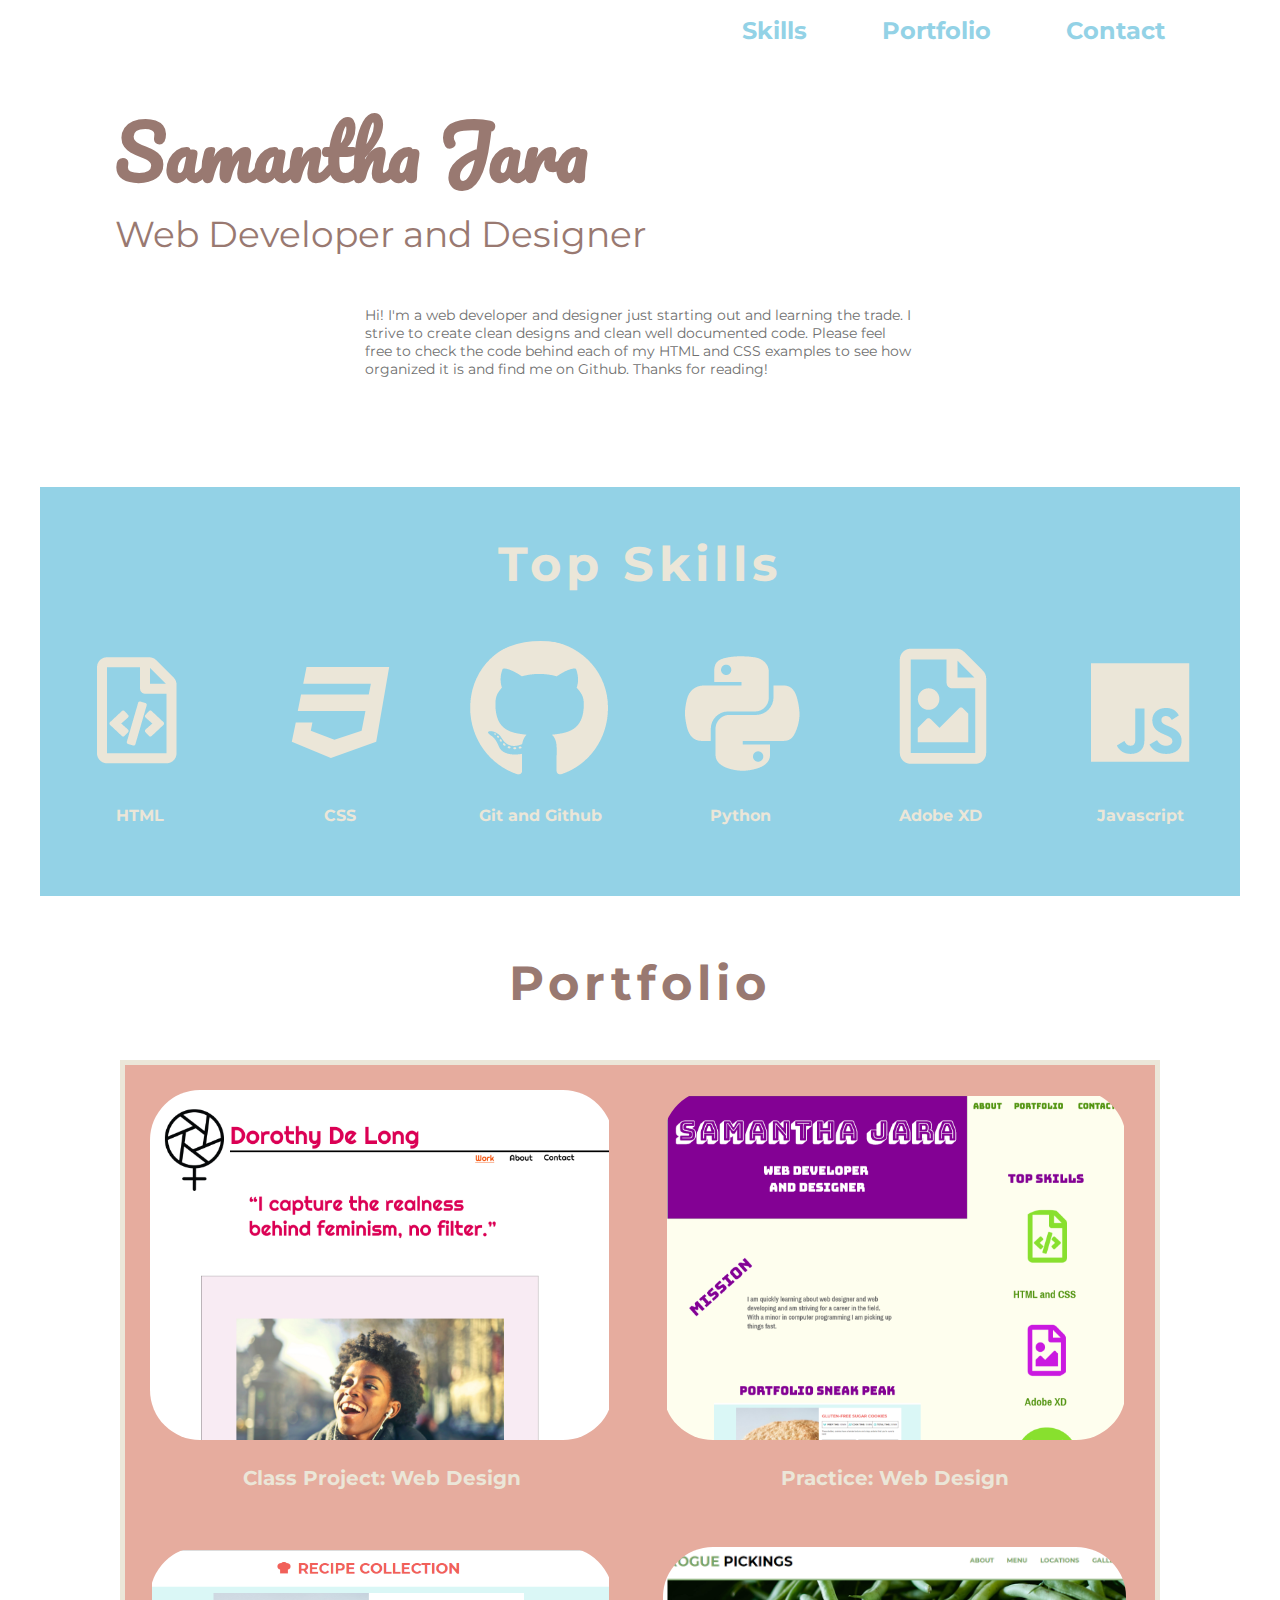
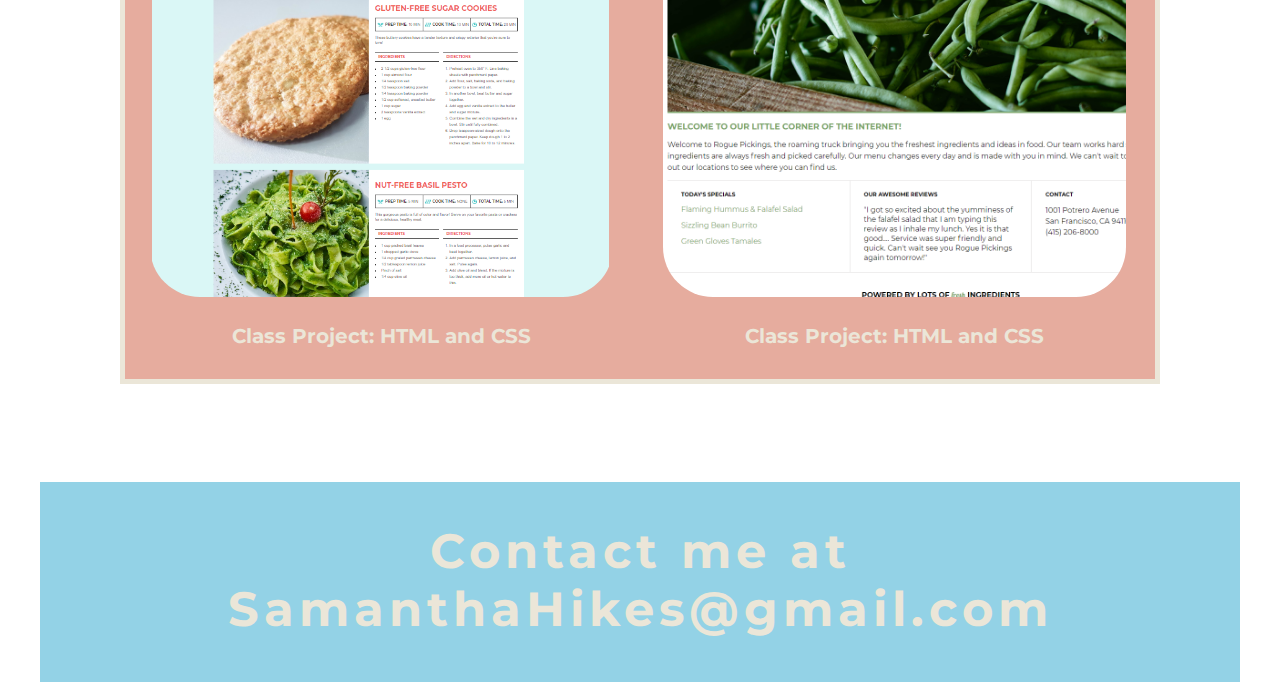
<file: index.html>
<!doctype html>
<html lang="en">

    <head>
        <title>Samantha Jara | Portfolio</title>

        <!--Stylesheets-->
        <link rel="stylesheet" href="css/normalize.css">
        <link rel="stylesheet" href="css/main3.css">

        <!--Fonts-->
        <link rel="preconnect" href="https://fonts.googleapis.com">
        <link rel="preconnect" href="https://fonts.gstatic.com" crossorigin>
        <link href="https://fonts.googleapis.com/css2?family=Montserrat:wght@400;700&family=Pacifico&display=swap" rel="stylesheet">
        
    </head>

    <body>
        <main>
            <nav>
                <ul>
                    <li><a href="#contact">Contact</a></li>
                    <li><a href="#portfolio">Portfolio</a></li>
                    <li><a href="#skills">Skills</a></li>
                    
                </ul>
            </nav>

            <header>
                <h1>Samantha Jara</h1>
                <h2>Web Developer and Designer</h2>
                <p>Hi!  I'm a web developer and designer just starting out and learning the trade.  I strive 
                    to create clean designs and clean well documented code.  Please feel free to check the 
                    code behind each of my HTML and CSS examples to see how organized it is and find 
                    me on Github. Thanks for reading! </p>
            </header>

            <section id="skills">
                <h3>Top Skills</h3>

                <div class="sixth-col">
                    <img src="img/html-icon.png" alt="HTML Icon" />
                    <h4>HTML</h4>
                </div>

                <div class="sixth-col">
                    <img src="img/css-icon.png" alt="CSS Icon" />
                    <h4>CSS</h4>
                </div>

                <div class="sixth-col">
                    <img src="img/github-icon.png" alt="Github Icon" />
                    <h4>Git and Github</h4>
                </div>

                <div class="sixth-col">
                    <img src="img/python-icon.png" alt="Python Icon" />
                    <h4>Python</h4>
                </div>

                <div class="sixth-col">
                    <img src="img/xd-icon.png" alt="XD Icon" />
                    <h4>Adobe XD</h4>
                </div>

                <div class="sixth-col">
                    <img src="img/js-icon.png" alt="Javascript Icon" />
                    <h4>Javascript</h4>
                </div>
            </section>

            <section id="portfolio">
                <h3>Portfolio</h3>
                <div id="portfolio-bg">
                    <div class="example">
                        <a href="img/dorothy-design.png" target="_blank"><img src="img/dorothy-ex.png" alt="Web Design Example" /></a>
                        <h4>Class Project: Web Design</h4>
                    </div>

                    <div class="example">
                        <a href="img/portfolio-design.png" target="_blank"><img src="img/portfolio-ex.png" alt="Portfolio Website"/></a>
                        <h4>Practice: Web Design</h4>
                    </div>

                    <div class="example">
                        <a href="recipe/index.html" target="_blank"><img src="img/recipe-ex.png" alt="Recipe Card Wesite" /></a>
                        <h4>Class Project: HTML and CSS</h4>
                    </div>

                    <div class="example">
                        <a href="rouge-pickings/index.html" target="_blank"><img src="img/rogue-picking-ex.png" alt="Rogue Pickings Website" /></a>
                        <h4>Class Project: HTML and CSS</h4>
                    </div>
                </div>
            </section>
        </main>

        <footer id="contact">
            <h3>Contact me at SamanthaHikes@gmail.com</h3>
        </footer>
    </body>

</html>
</file>
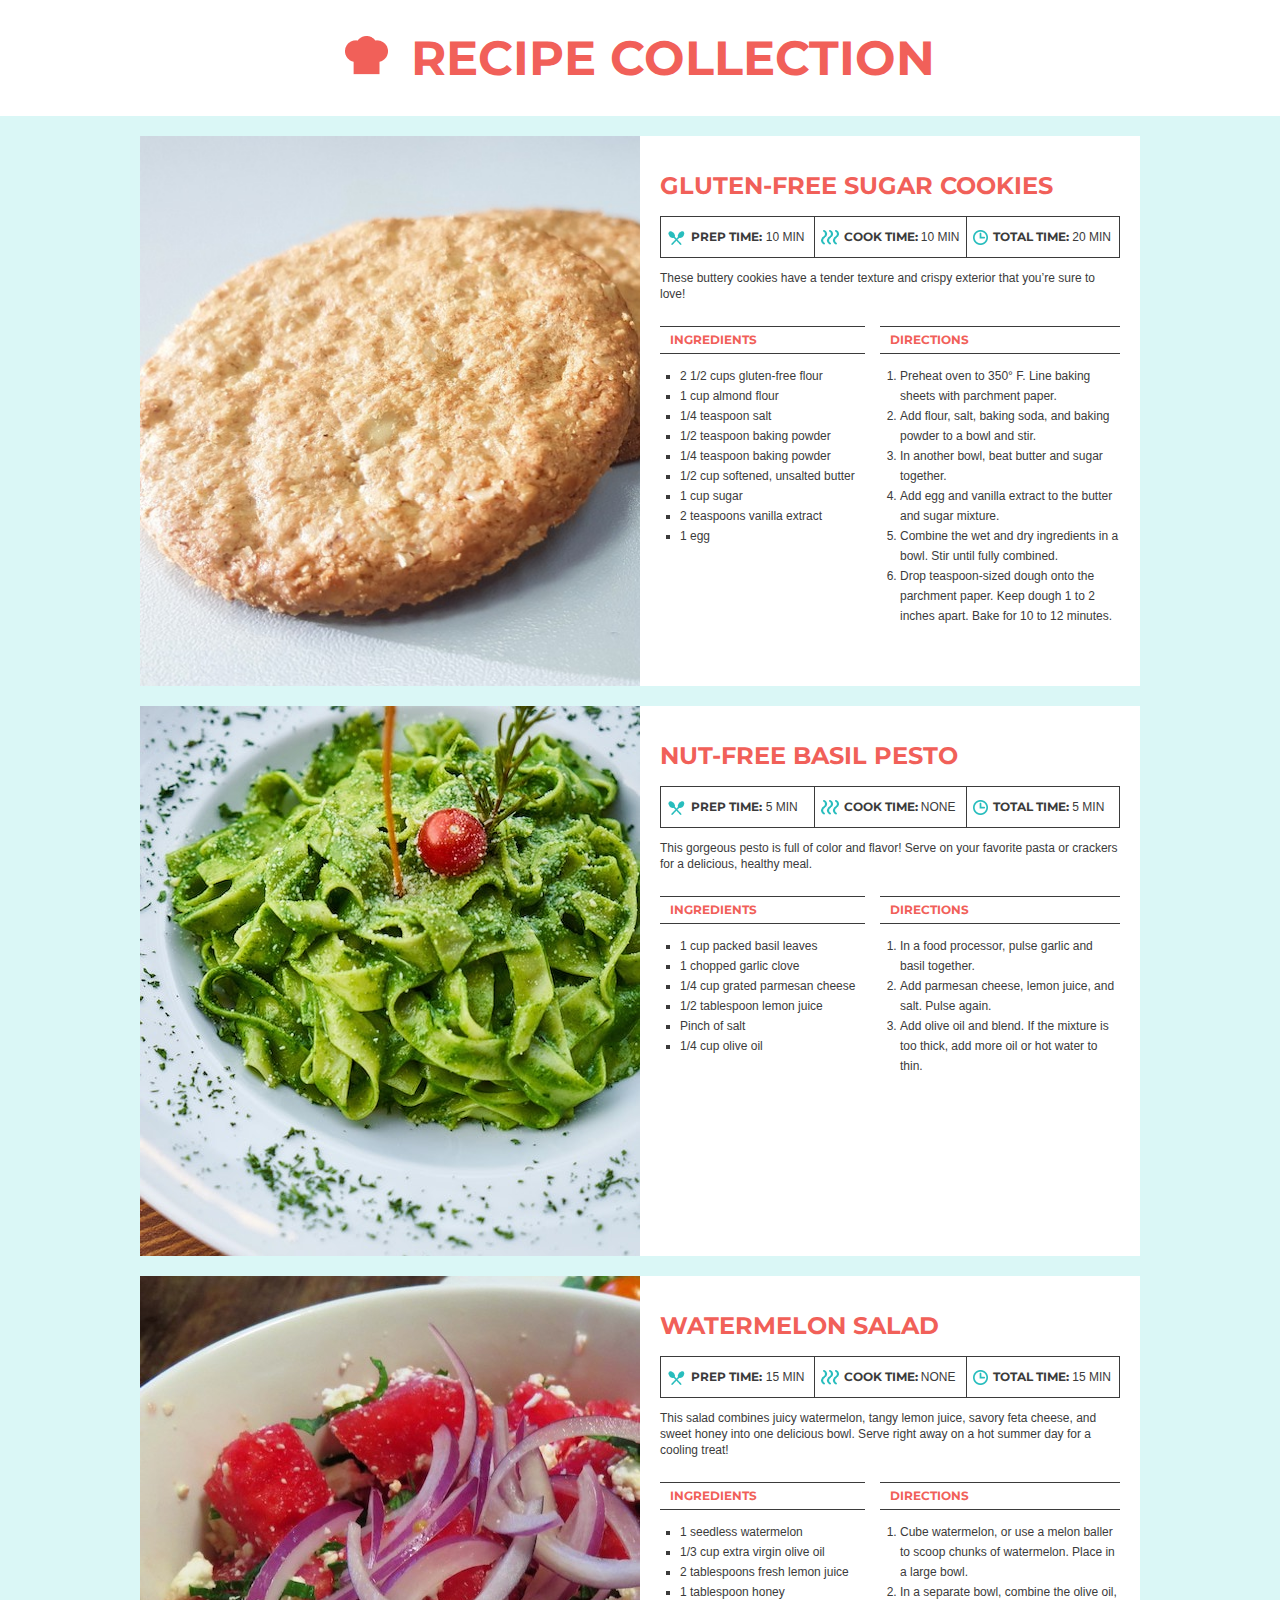
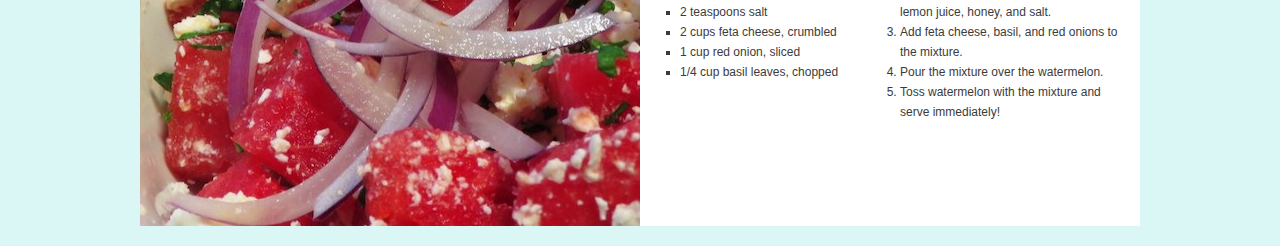
<file: recipe/index.html>
<!doctype html>
<html lang="en">

    <head>
        <meta charset="utf-8">
        <title>Recipe Cards Project</title>
        <link href="css/normalize.css" rel="stylesheet">
        <link href="css/style.css" rel ="stylesheet">
        <link href="https://fonts.googleapis.com/css?family=Montserrat:700%7COpen+Sans&display=swap" rel="stylesheet">
    </head>

    <body>
        <header>
            <img src="img/chef-hat.png" alt="chef hat">
            <h1>Recipe Collection</h1>
        </header>
        <main>
            <article id="cookies" class="card">
                <div class="image"></div>
                <div class="recipe">
                    <h2>Gluten-Free Sugar Cookies</h2>
                    <div class="time">
                        <div class="prep">
                            <img src="img/spoons.png" alt="prep time"><p class="time-details"><strong>Prep Time:</strong> 10 Min</p>
                        </div>
                        <div class="cook">
                            <img src="img/steam.png" alt="cook time"><p class="time-details"><strong>Cook Time:</strong> 10 Min</p>
                        </div>
                        <div class="total">
                            <img src="img/clock.png" alt="total time"><p class="time-details"><strong>Total Time:</strong> 20 Min</p>
                        </div>
                    </div>
                    <p class="description">These buttery cookies have a tender texture and crispy exterior that you’re
                        sure to love!</p>
                    <div class="columns">
                        <section class="ingredients">
                            <h3>Ingredients</h3>
                            <ul>
                                <li>2 1/2 cups gluten-free flour</li>
                                <li>1 cup almond flour</li>
                                <li>1/4 teaspoon salt</li>
                                <li>1/2 teaspoon baking powder</li>
                                <li>1/4 teaspoon baking powder</li>
                                <li>1/2 cup softened, unsalted butter</li>
                                <li>1 cup sugar</li>
                                <li>2 teaspoons vanilla extract</li>
                                <li>1 egg</li>
                            </ul>
                        </section>
                        <section class="directions">
                            <h3>Directions</h3>
                            <ol>
                                <li>Preheat oven to 350&deg; F. Line baking sheets with parchment paper.</li>
                                <li>Add flour, salt, baking soda, and baking powder to a bowl and stir.</li>
                                <li>In another bowl, beat butter and sugar together.</li>
                                <li>Add egg and vanilla extract to the butter and sugar mixture.</li>
                                <li>Combine the wet and dry ingredients in a bowl. Stir until fully combined.</li>
                                <li>Drop teaspoon-sized dough onto the parchment paper. Keep dough 1 to 2 inches apart.
                                    Bake for 10 to 12 minutes.</li>
                            </ol>
                        </section>
                    </div>
                </div>
            </article>
            <article id="pesto" class="card">
                <div class="image"></div>
                <div class="recipe">
                    <h2>Nut-Free Basil Pesto</h2>
                    <div class="time">
                        <div class="prep">
                            <img src="img/spoons.png" alt="prep time"><p class="time-details"><strong>Prep Time:</strong> 5 Min</p>
                        </div>
                        <div class="cook">
                            <img src="img/steam.png" alt="cook time"><p class="time-details"><strong>Cook Time:</strong> None</p>
                        </div>
                        <div class="total">
                            <img src="img/clock.png" alt="total time"><p class="time-details"><strong>Total Time:</strong> 5 Min</p>
                        </div>
                    </div>
                    <p class="description">This gorgeous pesto is full of color and flavor! Serve on your favorite pasta
                        or crackers for a delicious, healthy meal.</p>
                    <div class="columns">
                        <section class="ingredients">
                            <h3>Ingredients</h3>
                            <ul>
                                <li>1 cup packed basil leaves</li>
                                <li>1 chopped garlic clove</li>
                                <li>1/4 cup grated parmesan cheese</li>
                                <li>1/2 tablespoon lemon juice</li>
                                <li>Pinch of salt</li>
                                <li>1/4 cup olive oil</li>
                            </ul>
                        </section>
                        <section class="directions">
                            <h3>Directions</h3>
                            <ol>
                                <li>In a food processor, pulse garlic and basil together.</li>
                                <li>Add parmesan cheese, lemon juice, and salt. Pulse again.</li>
                                <li>Add olive oil and blend. If the mixture is too thick, add more oil or hot water to
                                    thin.</li>
                            </ol>
                        </section>
                    </div>
                </div>
            </article>
            <article id="salad" class="card">
                <div class="image"></div>
                <div class="recipe">
                    <h2>Watermelon Salad</h2>
                    <div class="time">
                        <div class="prep">
                            <img src="img/spoons.png" alt="prep time"><p class="time-details"><strong>Prep Time:</strong> 15 Min</p>
                        </div>
                        <div class="cook">
                            <img src="img/steam.png" alt="cook time"><p class="time-details"><strong>Cook Time:</strong> None</p>
                        </div>
                        <div class="total">
                            <img src="img/clock.png" alt="total time"><p class="time-details"><strong>Total Time:</strong> 15 Min</p>
                        </div>
                    </div>
                    <p class="description">This salad combines juicy watermelon, tangy lemon juice, savory feta cheese,
                        and sweet honey into one delicious bowl. Serve right away on a hot summer day for a cooling
                        treat!</p>
                    <div class="columns">
                        <section class="ingredients">
                            <h3>Ingredients</h3>
                            <ul>
                                <li>1 seedless watermelon</li>
                                <li>1/3 cup extra virgin olive oil</li>
                                <li>2 tablespoons fresh lemon juice</li>
                                <li>1 tablespoon honey</li>
                                <li>2 teaspoons salt</li>
                                <li>2 cups feta cheese, crumbled</li>
                                <li>1 cup red onion, sliced</li>
                                <li>1/4 cup basil leaves, chopped</li>
                            </ul>
                        </section>
                        <section class="directions">
                            <h3>Directions</h3>
                            <ol>
                                <li>Cube watermelon, or use a melon baller to scoop chunks of watermelon. Place in a
                                    large bowl.</li>
                                <li>In a separate bowl, combine the olive oil, lemon juice, honey, and salt.</li>
                                <li>Add feta cheese, basil, and red onions to the mixture.</li>
                                <li>Pour the mixture over the watermelon.</li>
                                <li>Toss watermelon with the mixture and serve immediately!</li>
                            </ol>
                        </section>
                    </div>
                </div>
            </article>
        </main>
    </body>

</html>
</file>
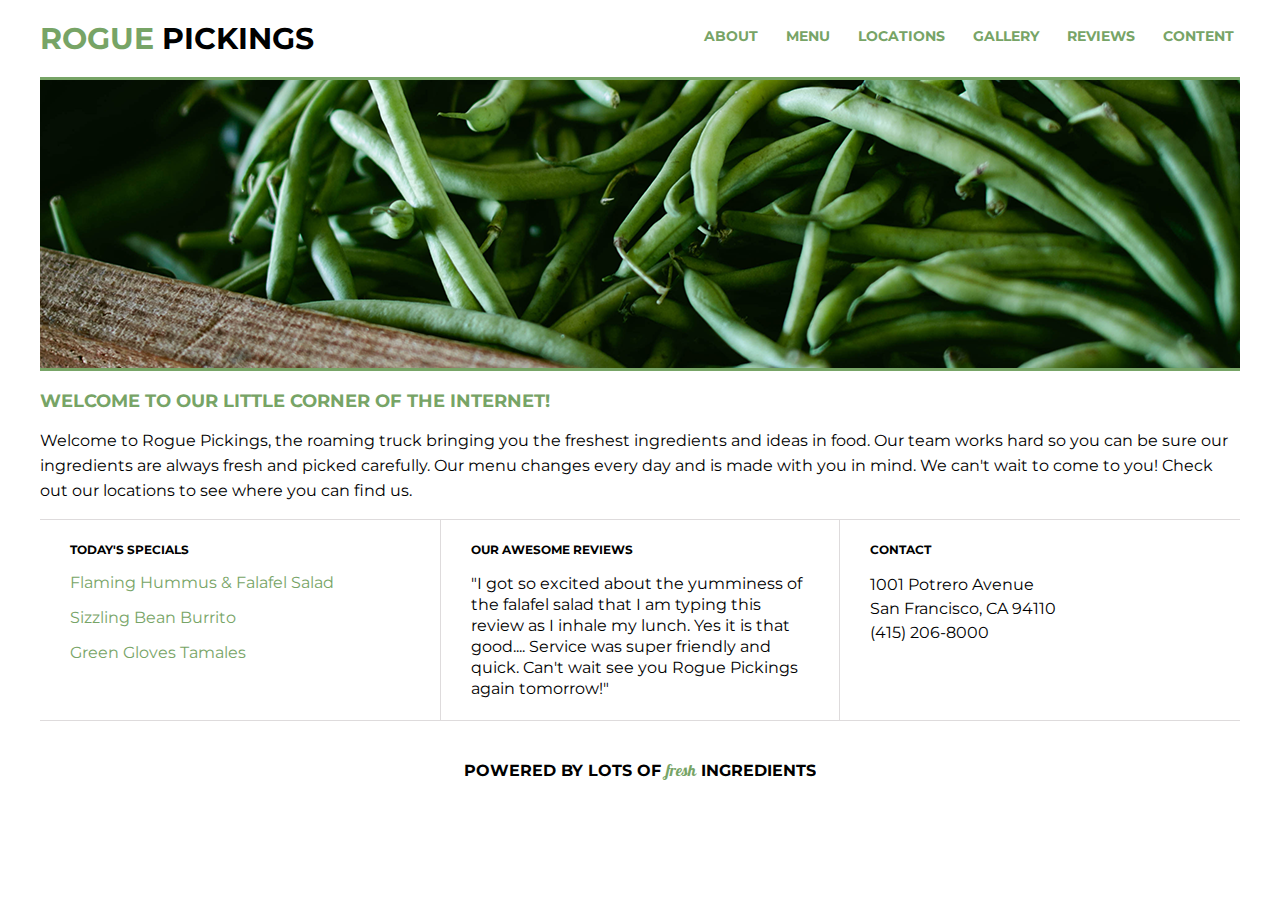
<file: rouge-pickings/index.html>
<!doctype html>
<html lang="en">

    <head>

        <title>Rogue Pickings</title>

        <!--Stylesheets-->
        <link rel="stylesheet" href="css/normalize.css">
        <link rel="stylesheet" href="css/main.css">

        <!--Fonts-->
        <link rel="preconnect" href="https://fonts.gstatic.com">
        <link href="https://fonts.googleapis.com/css2?family=Montserrat:wght@400;700&display=swap" rel="stylesheet">
        <link href="https://fonts.googleapis.com/css2?family=Galada&display=swap" rel="stylesheet">
        
    </head>

    <body>

        <header class="full-width">

                <div class="half-width">
                    <h1><span>Rogue</span> Pickings</h1>
                </div>

                <nav class="half-width">
                   <ul>
                       <li><a>About</a></li>
                       <li><a>Menu</a></li>
                       <li><a>Locations</a></li>
                       <li><a>Gallery</a></li>
                       <li><a>Reviews</a></li>
                       <li><a>Content</a></li>
                   </ul>
                </nav>

        </header>

        <main>

            <section id="top" class="full-width">
                
                <img src="img/hero-image.png" alt="Fresh Whole Foods Picture - Green Beans" />
                <h2>Welcome to our little corner of the internet!</h2>
                <p>Welcome to Rogue Pickings, the roaming truck bringing you the freshest ingredients and ideas in 
                        food. Our team works hard so you can be sure our ingredients are always fresh and picked carefully. 
                        Our menu changes every day and is made with you in mind. We can't wait to come to you! Check out 
                        our locations to see where you can find us. </p>
               
            </section>

            <section id="bottom" class="full-width">
                <div class="third-width">
                    <article id="specials">
                        <h3>Today's Specials</h3>
                        <p><a>Flaming Hummus & Falafel Salad</a></p>
                        <p><a>Sizzling Bean Burrito</a></p>
                        <p><a>Green Gloves Tamales</a></p>
                    </article>
                </div>

                <div class="third-width">
                    <article id="reviews">
                        <h3>Our Awesome Reviews</h3>
                        <p>"I got so excited about the yumminess of the falafel salad that I am typing this review as I inhale 
                            my lunch. Yes it is that good.... Service was super friendly and quick. Can't wait see you Rogue 
                            Pickings again tomorrow!"</p>
                    </article>
                </div>

                <div class="third-width">
                    <article id="contact">
                        <h3>Contact</h3>
                        <p>1001 Potrero Avenue<br>
                            San Francisco, CA 94110<br>
                            (415) 206-8000 </p>
                    </article>
                </div>
            </section>

        </main>

        <footer class="full-width">
            <h2>Powered By Lots of <span>fresh</span> Ingredients</h2>
        </footer>

    </body>

</html>
</file>
<file: css/main3.css>
/******************BASE STYLES***********************/
body {
    font-family: 'Montserrat', sans-serif;
}

h3{ 
    font-size: 48px;
    letter-spacing: 5px;
    text-align: center;
}

p{
    color: #707070;
    font-size: 14px;
}

/******************GRID SYSTEM**********************/
main {
    margin:0 auto;
    overflow: auto;
    width: 1200px;
}

.sixth-col {
    float:left;
    width: 200px;
}

footer {
    background-color: #93D2E6;
    clear: both;
    height:200px;
    margin:0 auto;
    width: 1200px;
}

/******************NAVBAR*****************/
nav ul li {
    display: inline-block;
    float:right;
}
nav ul li a {
    color: #93D2E6;
    font-size: 24px;
    font-weight: bold;
    padding-right: 75px;
    text-decoration: none;
}

/*********************HEADER***********************/
header{
    color:#997971;
    margin: 0;
    padding: 75px;
}

header h1{
    font-family: 'Pacifico', cursive;
    font-size: 72px;
    line-height: 25px;
}

header h2{
    font-size: 36px;
    font-weight: normal;
}

header p{
    padding: 20px 250px;
}

/***************SKILLS*******************/
#skills {
    background-color: #93D2E6;
    color: #EBE6D8;
    overflow: auto;
    padding-bottom: 50px;
}

#skills h4{
    text-align: center;
}

#skills img{
    display: block;
    margin-left: auto;
    margin-right: auto;
    margin-bottom: 0;
}

/*******************PORTFOLIO******************/
#portfolio {
    color: #997971;
    padding: 10px 80px 50px 80px;
}

#portfolio-bg {
    background-color: #E6AC9E;
    border: 5px solid #EBE6D8;
    color: #EBE6D8;
    overflow: auto;
}

.example {
    float:left;
    padding: 25px 25px 5px 25px;
    text-align: center;
    font-size: 20px;
}

.example img {
    display: block;
    margin-left: auto;
    margin-right: auto;
}



/***************FOOTER****************/
footer h3{
    color: #EBE6D8;
    padding: 40px 0;
}
</file>
<file: recipe/css/style.css>
/*****************BASE STYLES**************************/
body {
    background-color: #DAF7F6;
    color:#3B3B3B;
    font-family: 'open-sans', sans-serif;
    font-size: 12px;
    line-height: 16px;
}

/******************HEADER*****************************/
header {
    background-color: white;
    text-align: center;
}

h1 {
    color: #F16059;
    display: inline-block;
    font-family: 'Montserrat', sans-serif;
    font-size:48px;
    font-weight: bold;
    margin: 0px;
    padding: 50px 0;
    text-transform: uppercase;
}

header img {
    margin-right: 20px;
}

/****************BODY****************************/
main{
    margin:auto;
    width: 1000px;
}

/****************RECIPE CARDS********************/
.card {
    box-sizing: border-box;
    margin: 20px 0;
    overflow: auto;
}

/*Recipe Picture*/
.image {
    background-size: cover;
    box-sizing: border-box;
    float:left;
    height: 550px;
    width: 500px;
}

#cookies .image {
    background-image: url("../img/gluten-free-sugar-cookies.jpg");
}

#pesto .image {
    background-image: url("../img/nut-free-pesto.jpg");
}

#salad .image {
    background-image: url("../img/watermelon-salad.jpg");
}

/*Recipe Text*/
.recipe {
    background-color: white;
    box-sizing: border-box;
    float:left;
    height: 550px;
    padding: 20px;
    width:500px;
}

.recipe h2 {
    color: #F16059;
    font-family: 'Montserrat', sans-serif;
    font-size: 24px;
    font-weight: bold;
    line-height: 20px;
    text-transform: uppercase;
}


/*Timing Box*/
.time {
    margin-bottom: 5px;
    box-sizing: border-box;
    border: 1px solid #3B3B3B;
    overflow: auto;
    text-transform: uppercase;
}

.time .prep {
    box-sizing: border-box;
    float:left;
    padding-left: 6px;
    width:33.3%;
}

.time .cook {
    border-left: 1px solid #3B3B3B;
    box-sizing: border-box;
    float:left;
    padding-left: 6px;
    width:33.3%;
}

.time .total {
    border-left: 1px solid #3B3B3B;
    box-sizing: border-box;
    float:left;
    padding-left: 6px;
    width: 33.3%;
}

.time img {
    height: 15px;
    margin-right: 5px;
    vertical-align:middle;
}

.time-details {
    display: inline-block;
}

.time strong {
    font-family: 'Montserrat', sans-serif;
}

/*Recipe columns*/
.columns {
    overflow: auto;
}

/*Column Headers*/
.recipe h3 {
    border-top: 1px solid #3B3B3B;
    border-bottom: 1px solid #3B3B3B;
    color: #F16059;
    font-family: 'Montserrat', sans-serif;
    font-size: 12px;
    padding:5px 10px;
    text-transform: uppercase;
}

/*Ingredients Column*/
.ingredients {
    float: left;
    margin-right: 15px;
    width: 205px;
}

.ingredients ul {
    line-height: 20px;
    list-style-type: square;
    padding-left:20px;
}

/*Directions Column*/
.directions {
    float:left;
    width: 240px;
}

.directions ol {
    line-height: 20px;
    padding-left: 20px;
}
</file>
<file: rouge-pickings/css/main.css>
/*************BASE STYLES******************/
body {
    color:#000000;
    font-family: 'Montserrat', sans-serif;
    font-size: 16px;
}

a {
    color: #77a466;
    text-decoration: none;
}

/************GRID**********************/
.full-width {
    margin: 0 auto;
    overflow: auto;
    width: 1200px;
}

.half-width {
    float: left;
    width: 600px;
}

.third-width {
    float: left;
    width: 400px;
}

/******************HEADER*************/
header h1 {
    font-size: 30px;
    text-transform: uppercase;
}

header h1 span{
    color: #77a466;
}

/*Nav bar*/
nav {
    float:right;
    padding-top: 10px;
}

nav ul li {
    display:inline-block;
}

nav ul li a {
    font-size: 14px;
    font-weight: bold;
    padding-left: 24px;
    text-transform: uppercase;
}

/************TOP SECTION ************************/
#top img {
    border-top: 3px solid #77a466;
    border-bottom: 3px solid #77a466;
}
#top h2 {
    color: #77a466;
    font-size: 18px;
    text-transform: uppercase;
}

#top p {
    line-height: 25px;
}

/*************BOTTOM SECTION****************/
article {
    border-top: 1px solid #dedbdc;
    height:180px;
    padding: 10px 30px;
}

#bottom h3 {
    font-size: 12px;
    text-transform: uppercase;
}

#specials a {
    line-height: 18px;
}

#reviews {
    border-left: 1px solid #dedbdc;
    border-right: 1px solid #dedbdc;
}

#reviews p {
    line-height: 21px;
}

#contact p {
    line-height: 24px;
}


/**************FOOTER*****************/
footer {
    border-top: 1px solid #dedbdc;
}

footer h2 {
    font-size: 16px;
    padding: 25px;
    text-align: center;
    text-transform: uppercase;
}

footer h2 span {
    color: #77a466;
    font-family: 'Galada', cursive;
    font-weight: 400;
    text-transform: lowercase;
}
</file>
